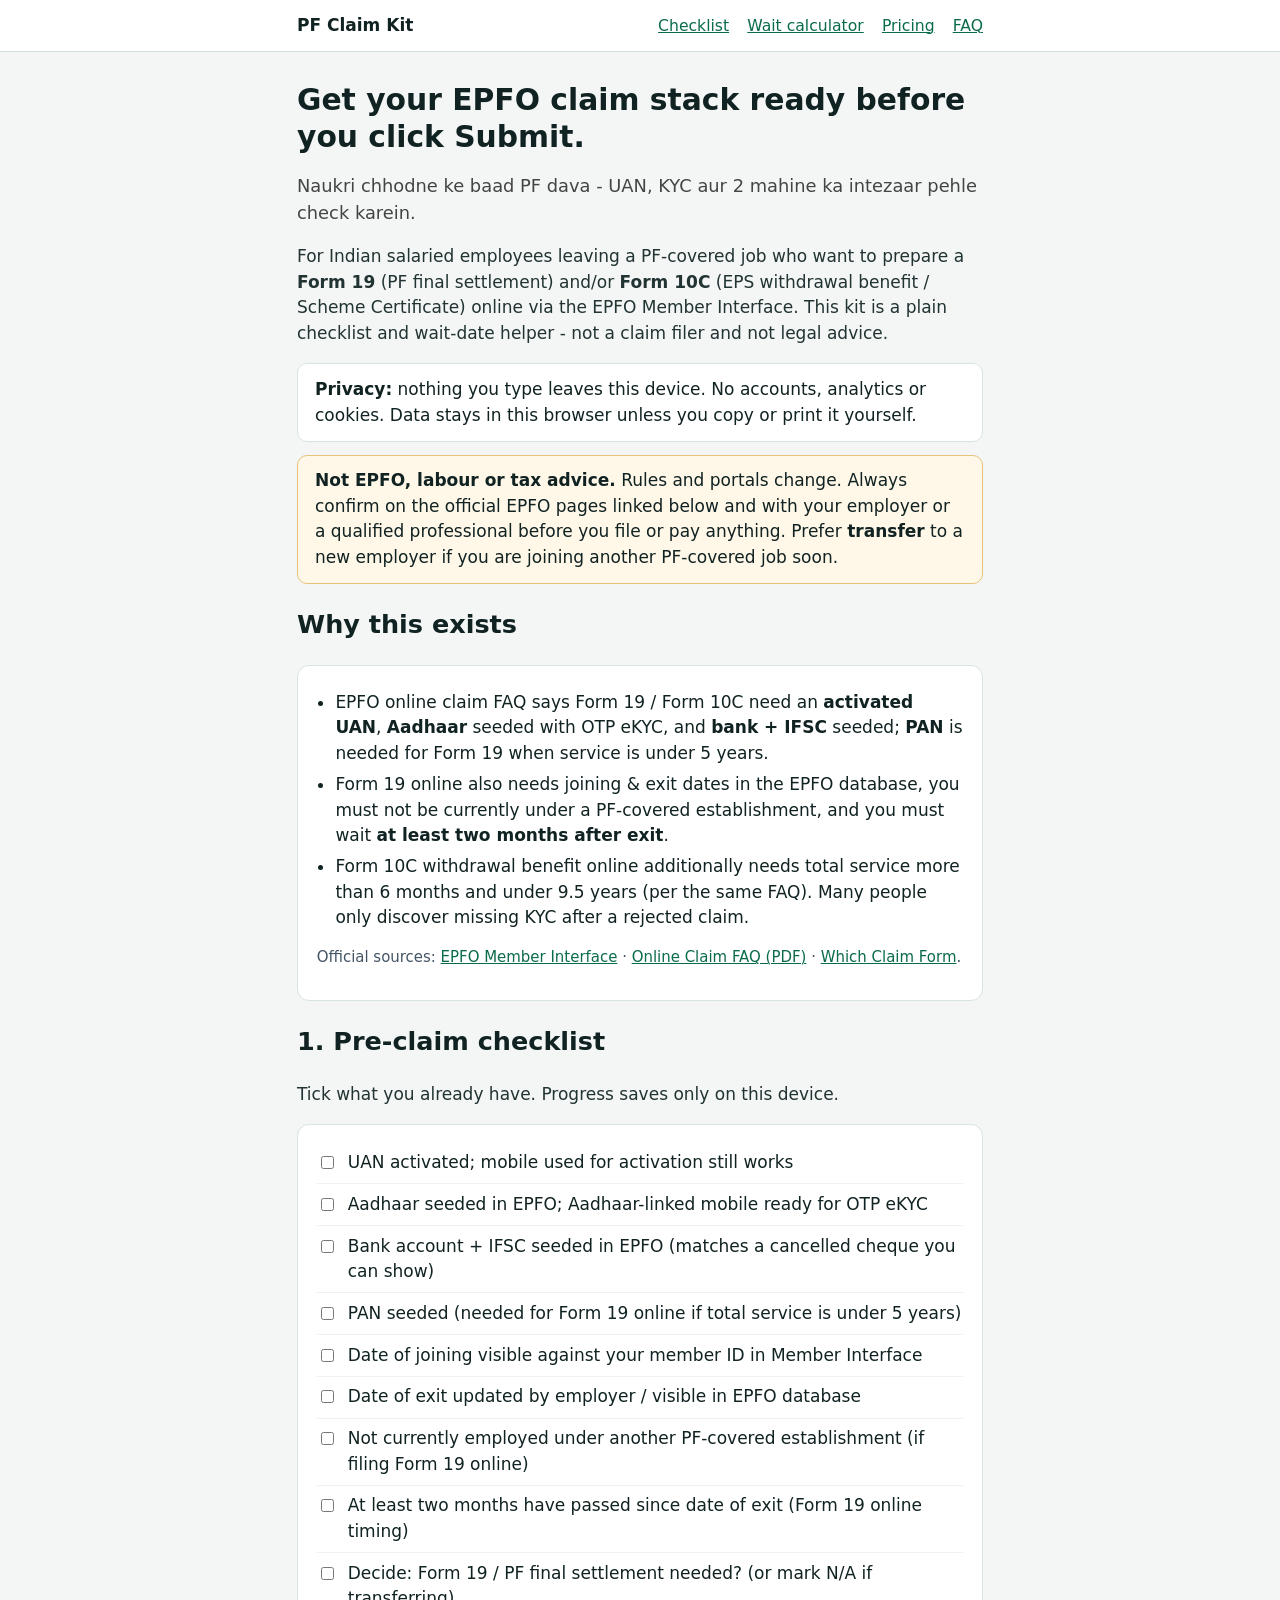
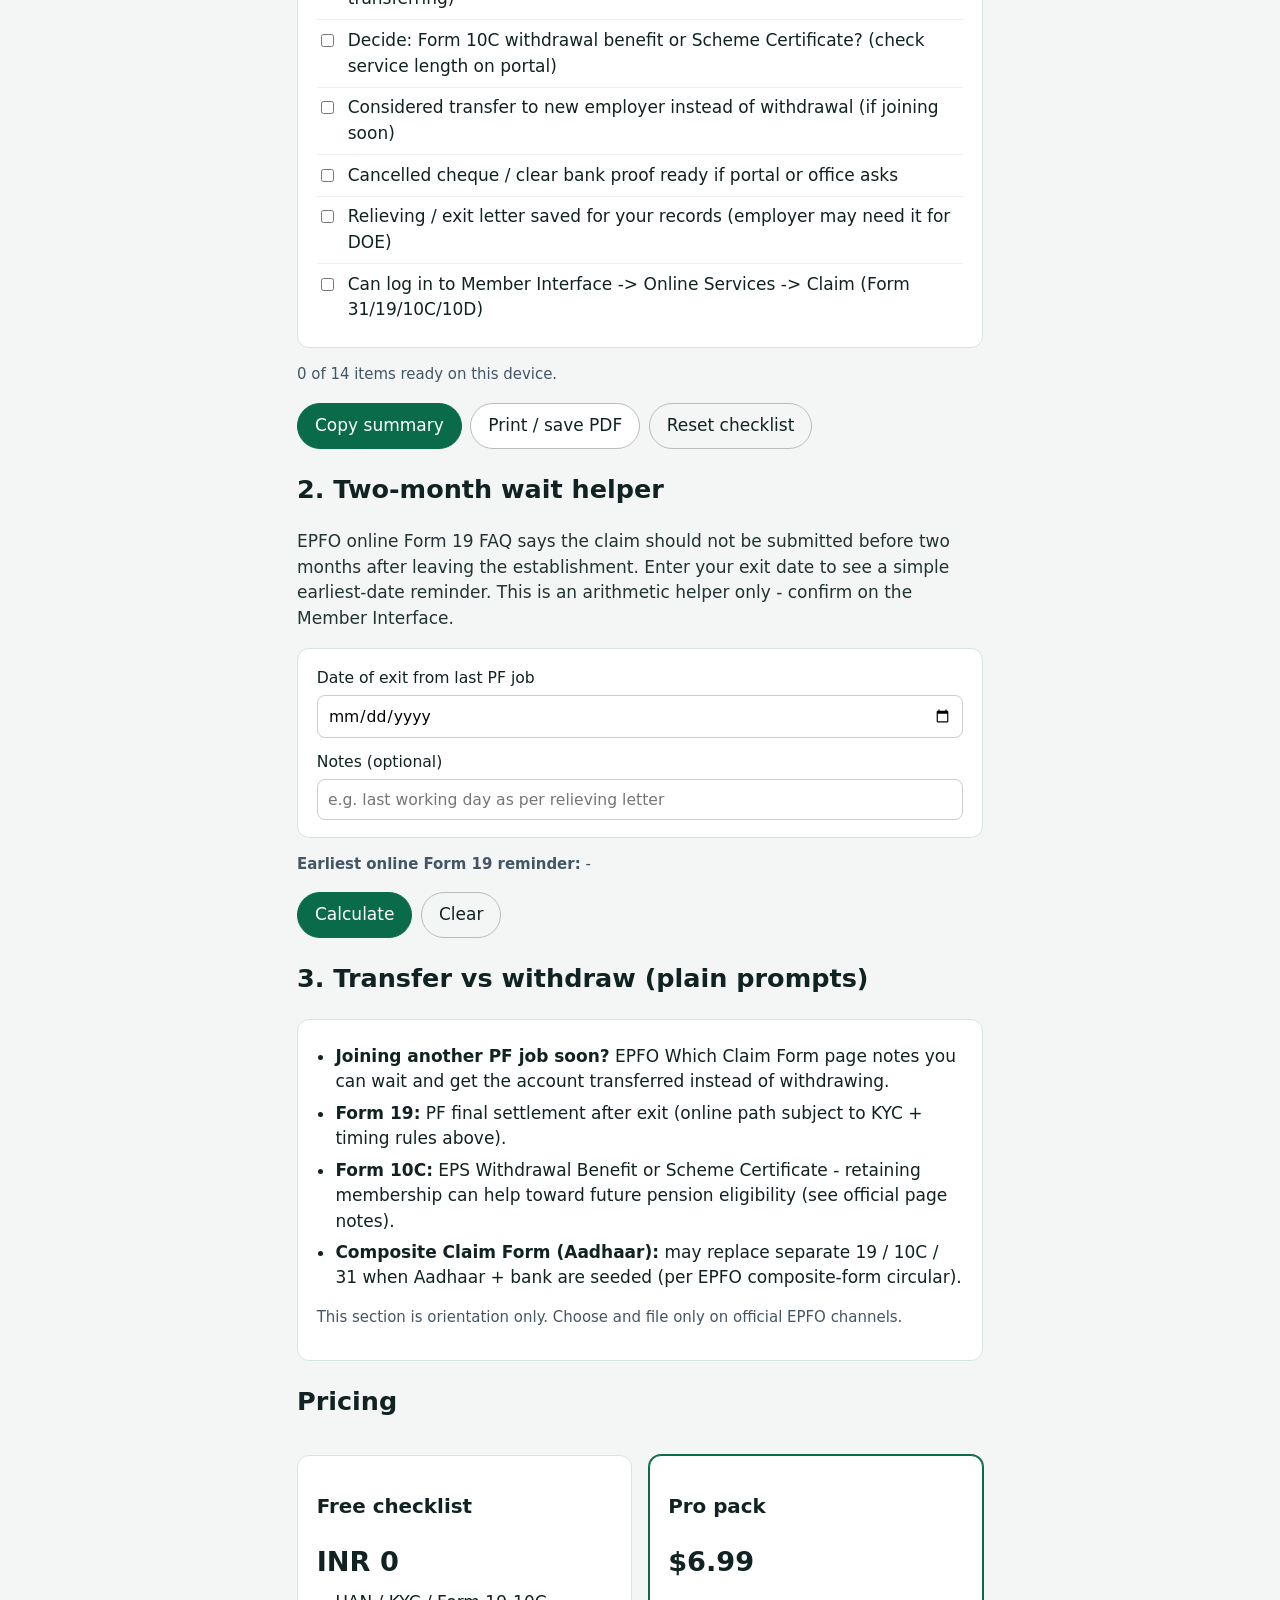
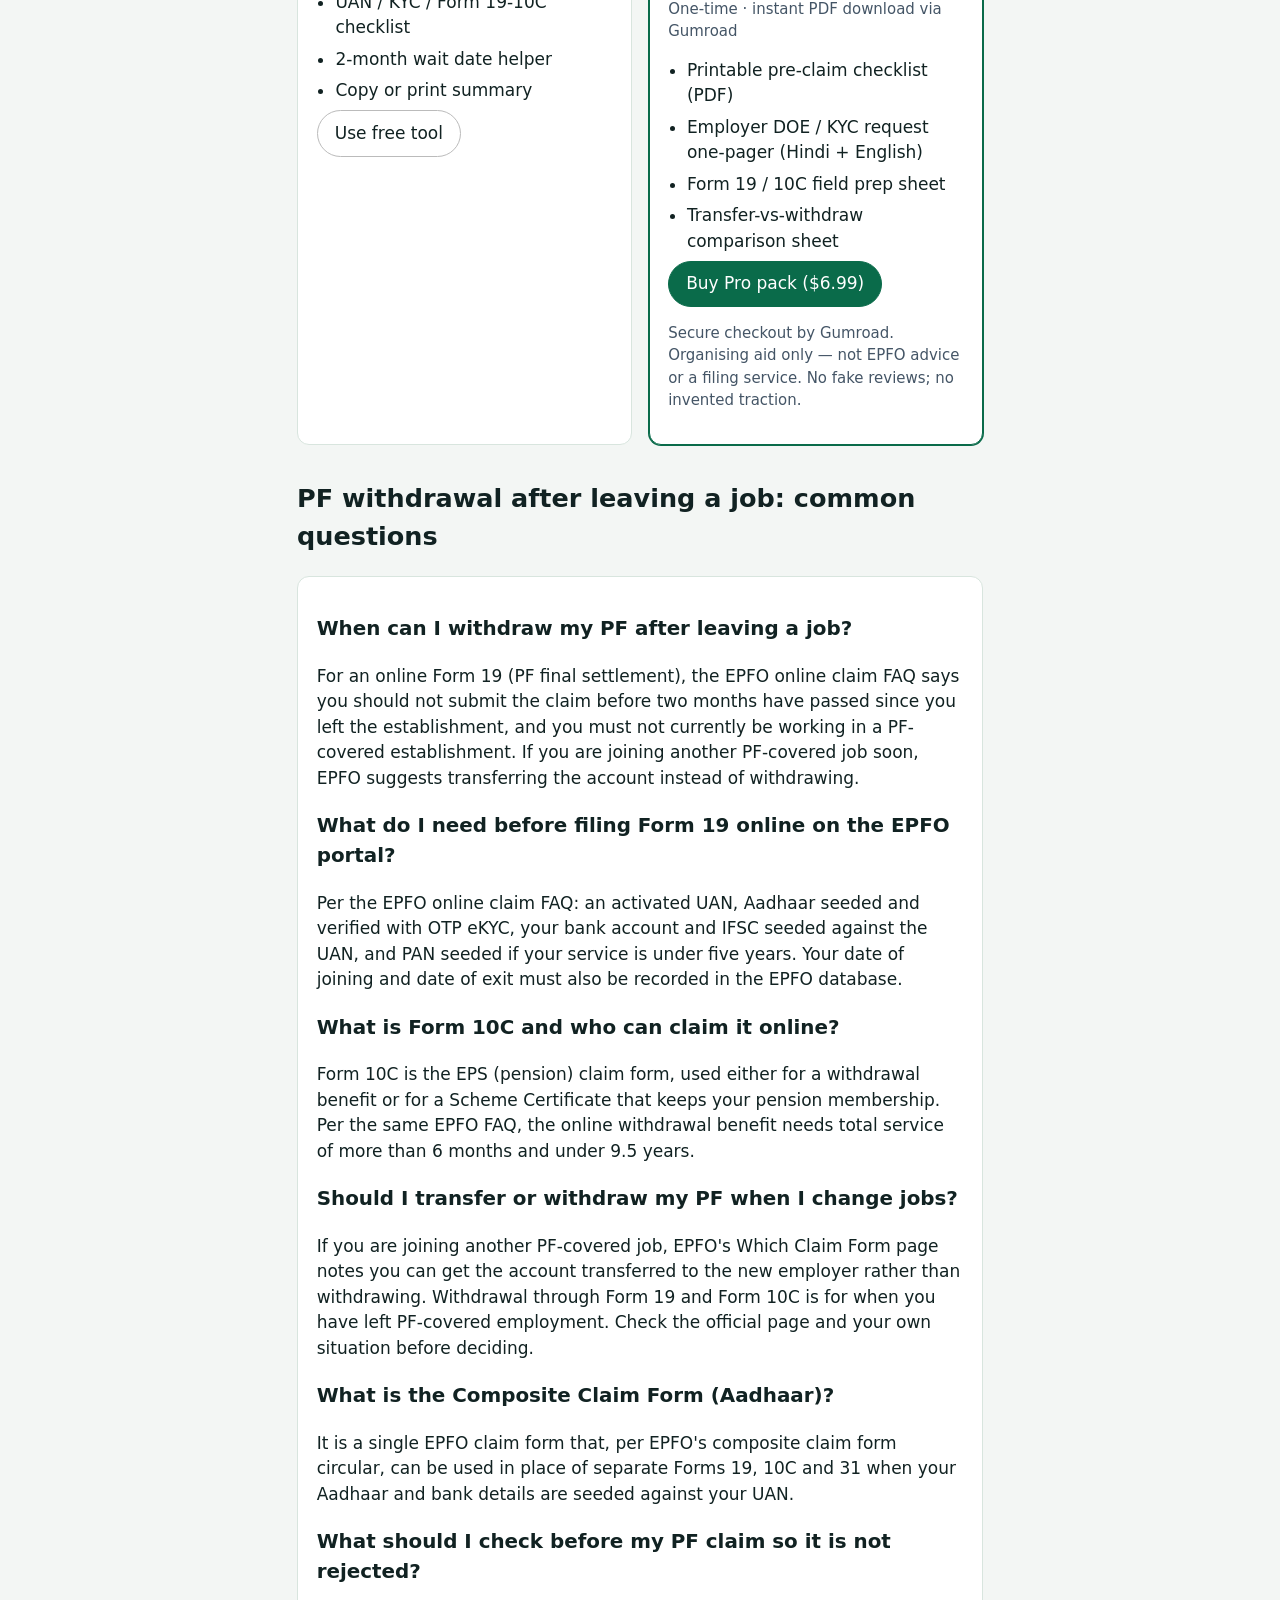
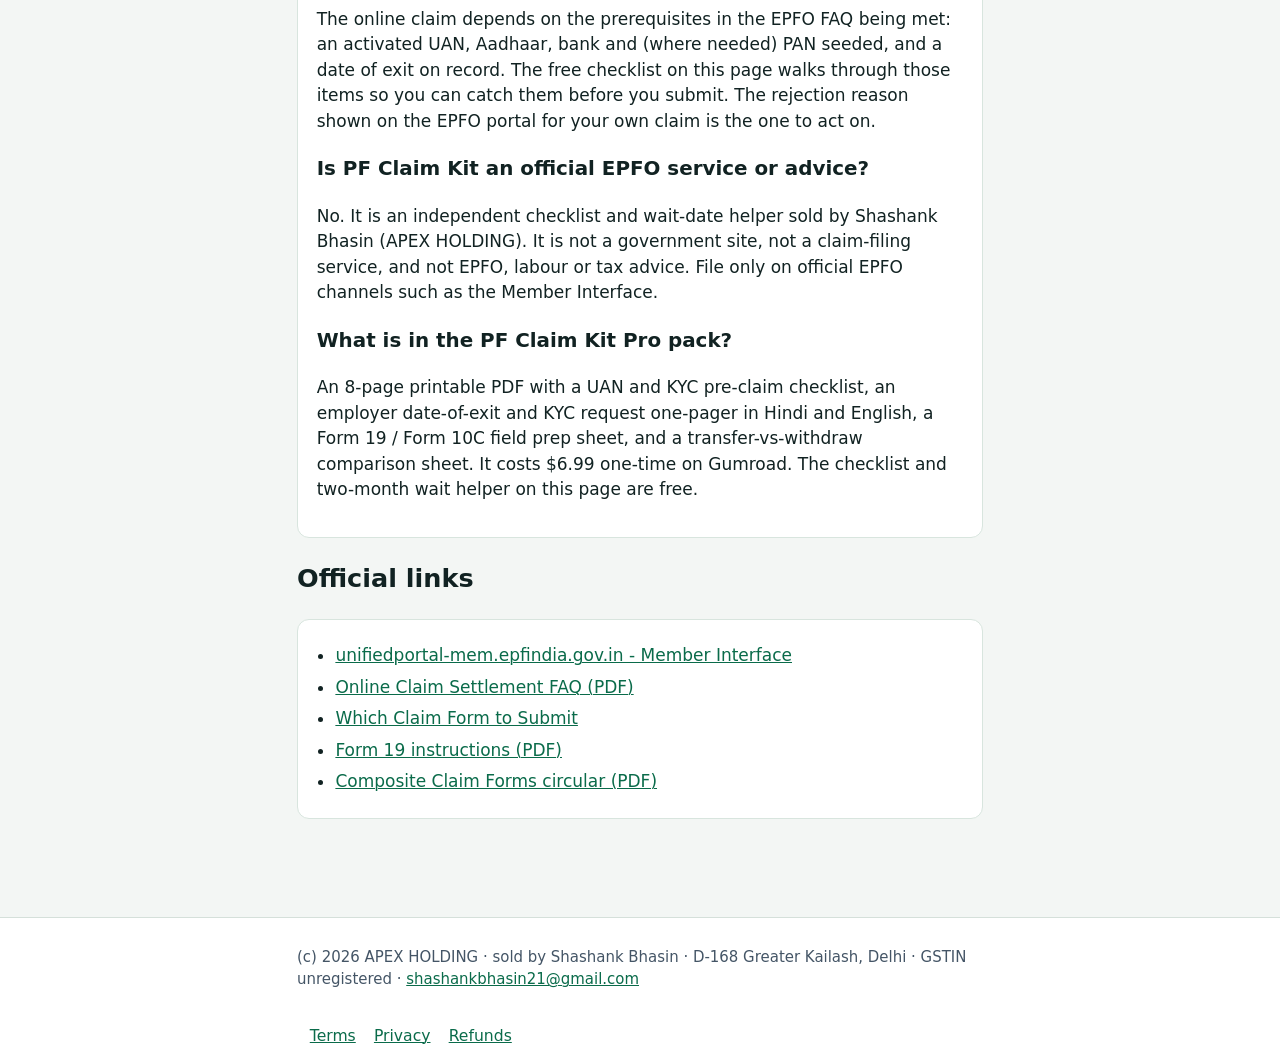
<file: index.html>
<!doctype html>
<html lang="en">
<head>
<meta charset="utf-8">
<meta name="viewport" content="width=device-width,initial-scale=1">
<meta http-equiv="Content-Security-Policy" content="default-src 'self'; script-src 'self'; style-src 'self'; img-src 'self' data:; connect-src 'none'; form-action 'none'; base-uri 'none'; object-src 'none'">
<meta name="referrer" content="no-referrer">
<title>PF Claim Kit: PF withdrawal after leaving a job (Form 19 / 10C checklist)</title>
<meta name="description" content="Free client-side checklist for Indian employees preparing EPFO UAN KYC and Form 19 / Form 10C claims after leaving a job. Informational only - not EPFO advice.">
<link rel="canonical" href="https://shashankbhasin21-spec.github.io/pf-claim-kit/">
<meta property="og:type" content="website">
<meta property="og:title" content="PF Claim Kit: EPFO Form 19 / 10C pre-claim checklist">
<meta property="og:description" content="Free checklist for PF withdrawal after leaving a job: UAN activation, Aadhaar / bank / PAN KYC, the two-month wait for online Form 19, and Form 10C basics. Informational only, not EPFO advice.">
<meta property="og:url" content="https://shashankbhasin21-spec.github.io/pf-claim-kit/">
<meta name="twitter:card" content="summary">
<script type="application/ld+json">{"@context": "https://schema.org", "@type": "FAQPage", "mainEntity": [{"@type": "Question", "name": "When can I withdraw my PF after leaving a job?", "acceptedAnswer": {"@type": "Answer", "text": "For an online Form 19 (PF final settlement), the EPFO online claim FAQ says you should not submit the claim before two months have passed since you left the establishment, and you must not currently be working in a PF-covered establishment. If you are joining another PF-covered job soon, EPFO suggests transferring the account instead of withdrawing."}}, {"@type": "Question", "name": "What do I need before filing Form 19 online on the EPFO portal?", "acceptedAnswer": {"@type": "Answer", "text": "Per the EPFO online claim FAQ: an activated UAN, Aadhaar seeded and verified with OTP eKYC, your bank account and IFSC seeded against the UAN, and PAN seeded if your service is under five years. Your date of joining and date of exit must also be recorded in the EPFO database."}}, {"@type": "Question", "name": "What is Form 10C and who can claim it online?", "acceptedAnswer": {"@type": "Answer", "text": "Form 10C is the EPS (pension) claim form, used either for a withdrawal benefit or for a Scheme Certificate that keeps your pension membership. Per the same EPFO FAQ, the online withdrawal benefit needs total service of more than 6 months and under 9.5 years."}}, {"@type": "Question", "name": "Should I transfer or withdraw my PF when I change jobs?", "acceptedAnswer": {"@type": "Answer", "text": "If you are joining another PF-covered job, EPFO's Which Claim Form page notes you can get the account transferred to the new employer rather than withdrawing. Withdrawal through Form 19 and Form 10C is for when you have left PF-covered employment. Check the official page and your own situation before deciding."}}, {"@type": "Question", "name": "What is the Composite Claim Form (Aadhaar)?", "acceptedAnswer": {"@type": "Answer", "text": "It is a single EPFO claim form that, per EPFO's composite claim form circular, can be used in place of separate Forms 19, 10C and 31 when your Aadhaar and bank details are seeded against your UAN."}}, {"@type": "Question", "name": "What should I check before my PF claim so it is not rejected?", "acceptedAnswer": {"@type": "Answer", "text": "The online claim depends on the prerequisites in the EPFO FAQ being met: an activated UAN, Aadhaar, bank and (where needed) PAN seeded, and a date of exit on record. The free checklist on this page walks through those items so you can catch them before you submit. The rejection reason shown on the EPFO portal for your own claim is the one to act on."}}, {"@type": "Question", "name": "Is PF Claim Kit an official EPFO service or advice?", "acceptedAnswer": {"@type": "Answer", "text": "No. It is an independent checklist and wait-date helper sold by Shashank Bhasin (APEX HOLDING). It is not a government site, not a claim-filing service, and not EPFO, labour or tax advice. File only on official EPFO channels such as the Member Interface."}}, {"@type": "Question", "name": "What is in the PF Claim Kit Pro pack?", "acceptedAnswer": {"@type": "Answer", "text": "An 8-page printable PDF with a UAN and KYC pre-claim checklist, an employer date-of-exit and KYC request one-pager in Hindi and English, a Form 19 / Form 10C field prep sheet, and a transfer-vs-withdraw comparison sheet. It costs $6.99 one-time on Gumroad. The checklist and two-month wait helper on this page are free."}}]}</script>
<script type="application/ld+json">{"@context": "https://schema.org", "@type": "Product", "name": "PF Claim Kit Pro pack", "description": "8-page printable EPFO Form 19 / 10C prep pack: UAN KYC checklist, employer date-of-exit request (English + Hindi), field prep sheet and transfer-vs-withdraw sheet. Informational only, not EPFO advice.", "brand": {"@type": "Brand", "name": "APEX HOLDING"}, "url": "https://shashankbhasin21-spec.github.io/pf-claim-kit/", "offers": {"@type": "Offer", "price": "6.99", "priceCurrency": "USD", "availability": "https://schema.org/InStock", "url": "https://bhasinshashank.gumroad.com/l/pf-claim-kit"}}</script>
<link rel="icon" href="data:,">
<link rel="stylesheet" href="style.css">
</head>
<body>
<header class="site"><div class="wrap">
  <a class="brand" href="./">PF Claim Kit</a>
  <nav class="top" aria-label="Main">
    <a href="#checklist">Checklist</a>
    <a href="#wait">Wait calculator</a>
    <a href="#pricing">Pricing</a>
    <a href="#faq">FAQ</a>
  </nav>
</div></header>

<main class="wrap">
<section class="hero">
  <h1>Get your EPFO claim stack ready before you click Submit.</h1>
  <p class="tagline-hi" lang="hi">Naukri chhodne ke baad PF dava - UAN, KYC aur 2 mahine ka intezaar pehle check karein.</p>
  <p class="lead">For Indian salaried employees leaving a PF-covered job who want to prepare a <strong>Form 19</strong> (PF final settlement) and/or <strong>Form 10C</strong> (EPS withdrawal benefit / Scheme Certificate) online via the EPFO Member Interface. This kit is a plain checklist and wait-date helper - not a claim filer and not legal advice.</p>
  <p class="note"><strong>Privacy:</strong> nothing you type leaves this device. No accounts, analytics or cookies. Data stays in this browser unless you copy or print it yourself.</p>
  <p class="note warn"><strong>Not EPFO, labour or tax advice.</strong> Rules and portals change. Always confirm on the official EPFO pages linked below and with your employer or a qualified professional before you file or pay anything. Prefer <strong>transfer</strong> to a new employer if you are joining another PF-covered job soon.</p>
</section>

<section id="why" aria-labelledby="why-h">
  <h2 id="why-h">Why this exists</h2>
  <div class="card">
    <ul class="plain">
      <li>EPFO online claim FAQ says Form 19 / Form 10C need an <strong>activated UAN</strong>, <strong>Aadhaar</strong> seeded with OTP eKYC, and <strong>bank + IFSC</strong> seeded; <strong>PAN</strong> is needed for Form 19 when service is under 5 years.</li>
      <li>Form 19 online also needs joining & exit dates in the EPFO database, you must not be currently under a PF-covered establishment, and you must wait <strong>at least two months after exit</strong>.</li>
      <li>Form 10C withdrawal benefit online additionally needs total service more than 6 months and under 9.5 years (per the same FAQ). Many people only discover missing KYC after a rejected claim.</li>
    </ul>
    <p class="small">Official sources: <a href="https://unifiedportal-mem.epfindia.gov.in/memberinterface/" rel="noopener noreferrer" target="_blank">EPFO Member Interface</a> · <a href="https://www.epfindia.gov.in/site_docs/PDFs/MiscPDFs/FAQ_OCS_050517_1017.pdf" rel="noopener noreferrer" target="_blank">Online Claim FAQ (PDF)</a> · <a href="https://www.epfindia.gov.in/site_en/WhichClaimForm.php?id=in_sm" rel="noopener noreferrer" target="_blank">Which Claim Form</a>.</p>
  </div>
</section>

<section id="checklist" aria-labelledby="check-h">
  <h2 id="check-h">1. Pre-claim checklist</h2>
  <p class="lead-sm">Tick what you already have. Progress saves only on this device.</p>
  <div class="card" id="check-list"></div>
  <p class="small" id="check-status" aria-live="polite"></p>
  <div class="actions">
    <button type="button" id="btn-export" class="btn primary">Copy summary</button>
    <button type="button" id="btn-print" class="btn">Print / save PDF</button>
    <button type="button" id="btn-reset-check" class="btn ghost">Reset checklist</button>
  </div>
</section>

<section id="wait" aria-labelledby="wait-h">
  <h2 id="wait-h">2. Two-month wait helper</h2>
  <p class="lead-sm">EPFO online Form 19 FAQ says the claim should not be submitted before two months after leaving the establishment. Enter your exit date to see a simple earliest-date reminder. This is an arithmetic helper only - confirm on the Member Interface.</p>
  <div class="card form-grid">
    <label>Date of exit from last PF job
      <input id="exit-date" type="date" autocomplete="off">
    </label>
    <label>Notes (optional)
      <input id="exit-notes" type="text" maxlength="120" placeholder="e.g. last working day as per relieving letter" autocomplete="off">
    </label>
  </div>
  <p class="small"><strong>Earliest online Form 19 reminder:</strong> <span id="wait-result">-</span></p>
  <div class="actions">
    <button type="button" id="btn-calc-wait" class="btn primary">Calculate</button>
    <button type="button" id="btn-clear-wait" class="btn ghost">Clear</button>
  </div>
</section>

<section id="decide" aria-labelledby="decide-h">
  <h2 id="decide-h">3. Transfer vs withdraw (plain prompts)</h2>
  <div class="card">
    <ul class="plain">
      <li><strong>Joining another PF job soon?</strong> EPFO Which Claim Form page notes you can wait and get the account transferred instead of withdrawing.</li>
      <li><strong>Form 19:</strong> PF final settlement after exit (online path subject to KYC + timing rules above).</li>
      <li><strong>Form 10C:</strong> EPS Withdrawal Benefit or Scheme Certificate - retaining membership can help toward future pension eligibility (see official page notes).</li>
      <li><strong>Composite Claim Form (Aadhaar):</strong> may replace separate 19 / 10C / 31 when Aadhaar + bank are seeded (per EPFO composite-form circular).</li>
    </ul>
    <p class="small">This section is orientation only. Choose and file only on official EPFO channels.</p>
  </div>
</section>

<section id="pricing" aria-labelledby="price-h">
  <h2 id="price-h">Pricing</h2>
  <div class="price-grid">
    <div class="card price">
      <h3>Free checklist</h3>
      <p class="amount">INR 0</p>
      <ul class="plain">
        <li>UAN / KYC / Form 19-10C checklist</li>
        <li>2-month wait date helper</li>
        <li>Copy or print summary</li>
      </ul>
      <a class="btn" href="#checklist">Use free tool</a>
    </div>
    <div class="card price featured">
      <h3>Pro pack</h3>
      <p class="amount">$6.99</p>
      <p class="small">One-time · instant PDF download via Gumroad</p>
      <ul class="plain">
        <li>Printable pre-claim checklist (PDF)</li>
        <li>Employer DOE / KYC request one-pager (Hindi + English)</li>
        <li>Form 19 / 10C field prep sheet</li>
        <li>Transfer-vs-withdraw comparison sheet</li>
      </ul>
      <a class="btn primary" id="btn-buy" href="https://bhasinshashank.gumroad.com/l/pf-claim-kit" rel="noopener noreferrer" target="_blank">Buy Pro pack ($6.99)</a>
      <p class="small">Secure checkout by Gumroad. Organising aid only — not EPFO advice or a filing service. No fake reviews; no invented traction.</p>
    </div>
  </div>
</section>

<section id="faq" aria-labelledby="faq-h">
  <h2 id="faq-h">PF withdrawal after leaving a job: common questions</h2>
  <div class="card">
<h3>When can I withdraw my PF after leaving a job?</h3>
<p>For an online Form 19 (PF final settlement), the EPFO online claim FAQ says you should not submit the claim before two months have passed since you left the establishment, and you must not currently be working in a PF-covered establishment. If you are joining another PF-covered job soon, EPFO suggests transferring the account instead of withdrawing.</p>
<h3>What do I need before filing Form 19 online on the EPFO portal?</h3>
<p>Per the EPFO online claim FAQ: an activated UAN, Aadhaar seeded and verified with OTP eKYC, your bank account and IFSC seeded against the UAN, and PAN seeded if your service is under five years. Your date of joining and date of exit must also be recorded in the EPFO database.</p>
<h3>What is Form 10C and who can claim it online?</h3>
<p>Form 10C is the EPS (pension) claim form, used either for a withdrawal benefit or for a Scheme Certificate that keeps your pension membership. Per the same EPFO FAQ, the online withdrawal benefit needs total service of more than 6 months and under 9.5 years.</p>
<h3>Should I transfer or withdraw my PF when I change jobs?</h3>
<p>If you are joining another PF-covered job, EPFO&#x27;s Which Claim Form page notes you can get the account transferred to the new employer rather than withdrawing. Withdrawal through Form 19 and Form 10C is for when you have left PF-covered employment. Check the official page and your own situation before deciding.</p>
<h3>What is the Composite Claim Form (Aadhaar)?</h3>
<p>It is a single EPFO claim form that, per EPFO&#x27;s composite claim form circular, can be used in place of separate Forms 19, 10C and 31 when your Aadhaar and bank details are seeded against your UAN.</p>
<h3>What should I check before my PF claim so it is not rejected?</h3>
<p>The online claim depends on the prerequisites in the EPFO FAQ being met: an activated UAN, Aadhaar, bank and (where needed) PAN seeded, and a date of exit on record. The free checklist on this page walks through those items so you can catch them before you submit. The rejection reason shown on the EPFO portal for your own claim is the one to act on.</p>
<h3>Is PF Claim Kit an official EPFO service or advice?</h3>
<p>No. It is an independent checklist and wait-date helper sold by Shashank Bhasin (APEX HOLDING). It is not a government site, not a claim-filing service, and not EPFO, labour or tax advice. File only on official EPFO channels such as the Member Interface.</p>
<h3>What is in the PF Claim Kit Pro pack?</h3>
<p>An 8-page printable PDF with a UAN and KYC pre-claim checklist, an employer date-of-exit and KYC request one-pager in Hindi and English, a Form 19 / Form 10C field prep sheet, and a transfer-vs-withdraw comparison sheet. It costs $6.99 one-time on Gumroad. The checklist and two-month wait helper on this page are free.</p>
  </div>
</section>

<section id="sources" aria-labelledby="src-h">
  <h2 id="src-h">Official links</h2>
  <div class="card">
    <ul class="plain">
      <li><a href="https://unifiedportal-mem.epfindia.gov.in/memberinterface/" rel="noopener noreferrer" target="_blank">unifiedportal-mem.epfindia.gov.in - Member Interface</a></li>
      <li><a href="https://www.epfindia.gov.in/site_docs/PDFs/MiscPDFs/FAQ_OCS_050517_1017.pdf" rel="noopener noreferrer" target="_blank">Online Claim Settlement FAQ (PDF)</a></li>
      <li><a href="https://www.epfindia.gov.in/site_en/WhichClaimForm.php?id=in_sm" rel="noopener noreferrer" target="_blank">Which Claim Form to Submit</a></li>
      <li><a href="https://epfindia.gov.in/site_docs/PDFs/Downloads_PDFs/Form19_instructions_Eng.pdf" rel="noopener noreferrer" target="_blank">Form 19 instructions (PDF)</a></li>
      <li><a href="https://www.epfindia.gov.in/site_docs/PDFs/Circulars/Y2016-2017/Composite_Claim_Forms_31792.pdf" rel="noopener noreferrer" target="_blank">Composite Claim Forms circular (PDF)</a></li>
    </ul>
  </div>
</section>
</main>

<footer class="site"><div class="wrap">
  <p class="small">(c) 2026 APEX HOLDING · sold by Shashank Bhasin · D-168 Greater Kailash, Delhi · GSTIN unregistered · <a href="mailto:shashankbhasin21@gmail.com">shashankbhasin21@gmail.com</a></p>
  <nav class="top" aria-label="Legal">
    <a href="terms.html">Terms</a>
    <a href="privacy.html">Privacy</a>
    <a href="refund.html">Refunds</a>
  </nav>
</div></footer>
<script src="app.js"></script>
</body>
</html>
</file>
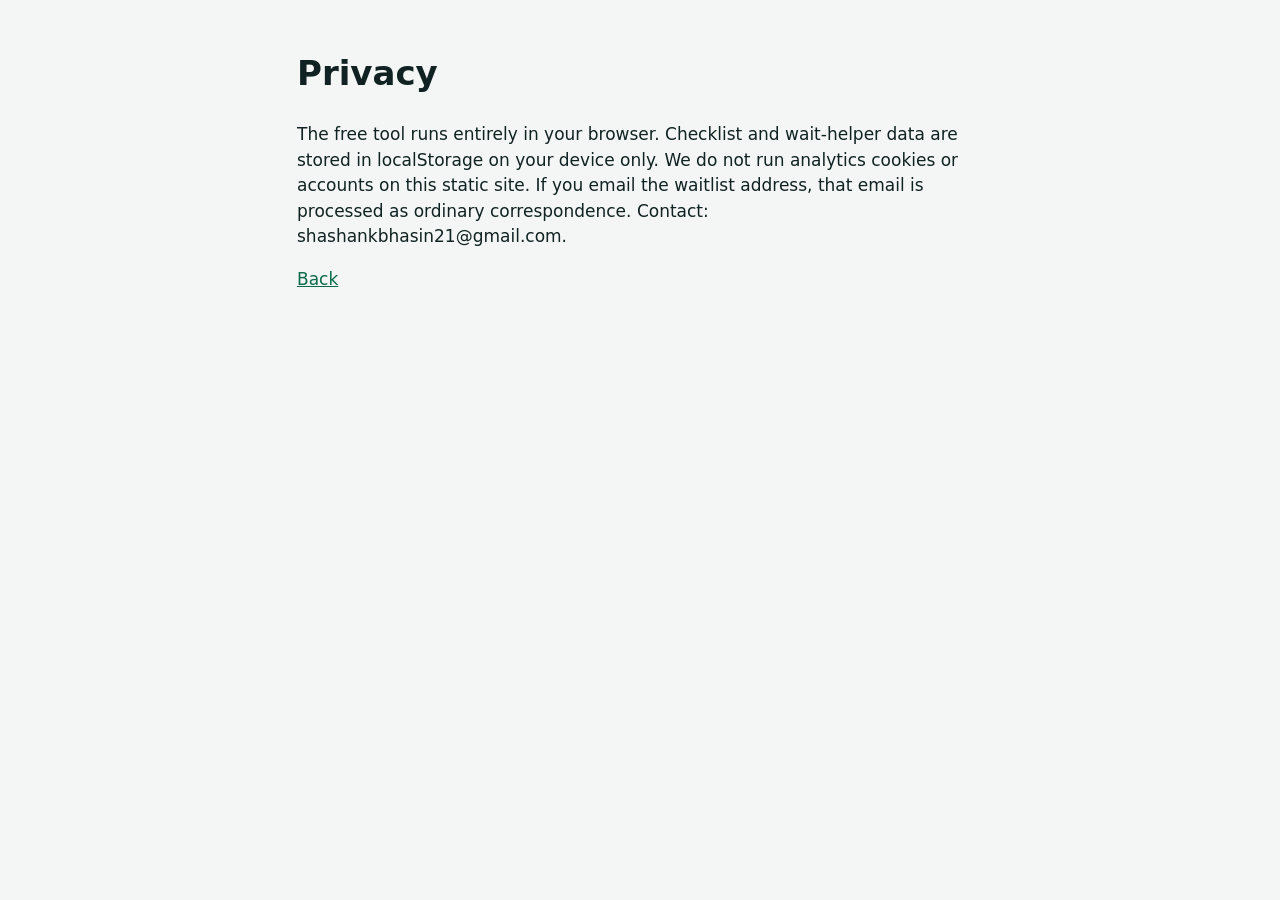
<file: privacy.html>
<!doctype html><html lang="en"><head><meta charset="utf-8"><meta name="viewport" content="width=device-width,initial-scale=1"><title>Privacy — PF Claim Kit</title><link rel="stylesheet" href="style.css"></head><body><main class="wrap"><h1>Privacy</h1><p>The free tool runs entirely in your browser. Checklist and wait-helper data are stored in localStorage on your device only. We do not run analytics cookies or accounts on this static site. If you email the waitlist address, that email is processed as ordinary correspondence. Contact: shashankbhasin21@gmail.com.</p><p><a href="./">Back</a></p></main></body></html>
</file>
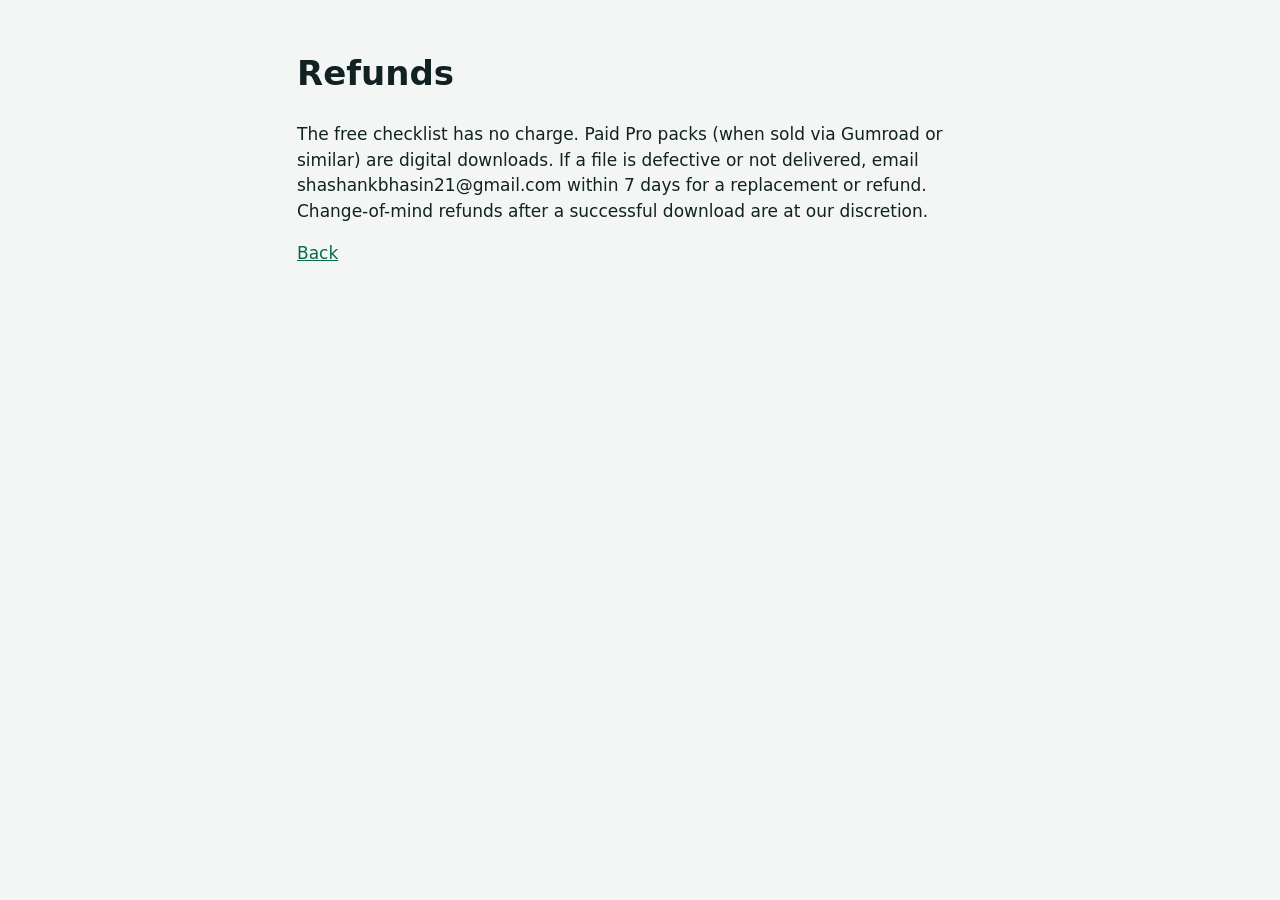
<file: refund.html>
<!doctype html><html lang="en"><head><meta charset="utf-8"><meta name="viewport" content="width=device-width,initial-scale=1"><title>Refunds — PF Claim Kit</title><link rel="stylesheet" href="style.css"></head><body><main class="wrap"><h1>Refunds</h1><p>The free checklist has no charge. Paid Pro packs (when sold via Gumroad or similar) are digital downloads. If a file is defective or not delivered, email shashankbhasin21@gmail.com within 7 days for a replacement or refund. Change-of-mind refunds after a successful download are at our discretion.</p><p><a href="./">Back</a></p></main></body></html>
</file>
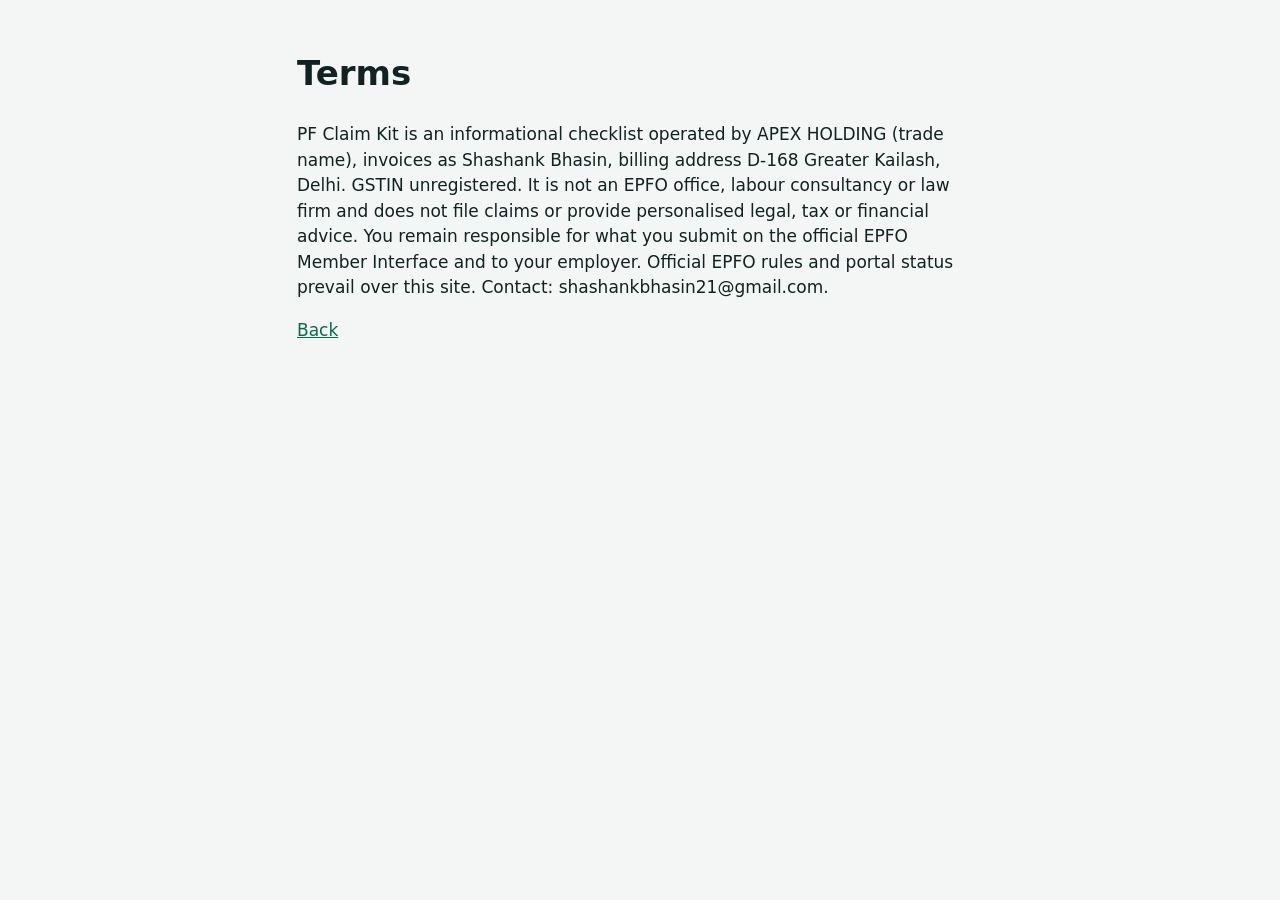
<file: terms.html>
<!doctype html><html lang="en"><head><meta charset="utf-8"><meta name="viewport" content="width=device-width,initial-scale=1"><title>Terms — PF Claim Kit</title><link rel="stylesheet" href="style.css"></head><body><main class="wrap"><h1>Terms</h1><p>PF Claim Kit is an informational checklist operated by APEX HOLDING (trade name), invoices as Shashank Bhasin, billing address D-168 Greater Kailash, Delhi. GSTIN unregistered. It is not an EPFO office, labour consultancy or law firm and does not file claims or provide personalised legal, tax or financial advice. You remain responsible for what you submit on the official EPFO Member Interface and to your employer. Official EPFO rules and portal status prevail over this site. Contact: shashankbhasin21@gmail.com.</p><p><a href="./">Back</a></p></main></body></html>
</file>
<file: style.css>
*{box-sizing:border-box}html{font-size:17px}body{margin:0;font-family:system-ui,-apple-system,Segoe UI,Roboto,Ubuntu,sans-serif;line-height:1.5;color:#122;background:#f3f6f4}
a{color:#0a6b4a;text-decoration-thickness:1px}a:hover{color:#064}
.wrap{max-width:720px;margin:0 auto;padding:0 1rem}
header.site{border-bottom:1px solid #d5e0da;background:#fff;position:sticky;top:0;z-index:2}
header.site .wrap,footer.site .wrap{display:flex;align-items:center;justify-content:space-between;gap:1rem;padding:.75rem 1rem;flex-wrap:wrap}
.brand{font-weight:700;color:#122;text-decoration:none}
nav.top a{margin-left:.75rem;font-size:.92rem}
main.wrap{padding:1.5rem 1rem 3rem}
.hero h1{font-size:1.75rem;line-height:1.25;margin:.2rem 0 .8rem}
.tagline-hi{color:#444;font-size:1.05rem}
.lead,.lead-sm{color:#233}
.note{background:#fff;border:1px solid #d8e5de;border-radius:10px;padding:.75rem 1rem;margin:.75rem 0}
.note.warn{border-color:#e6c27a;background:#fff8e8}
.card{background:#fff;border:1px solid #d8e5de;border-radius:12px;padding:1rem 1.1rem;margin:.75rem 0}
.plain{padding-left:1.1rem;margin:.4rem 0}.plain li{margin:.35rem 0}
.small{font-size:.88rem;color:#456}
.actions{display:flex;flex-wrap:wrap;gap:.5rem;margin:1rem 0}
.btn{display:inline-block;border:1px solid #bbb;background:#fff;color:#122;border-radius:999px;padding:.55rem 1rem;font:inherit;cursor:pointer;text-decoration:none}
.btn.primary{background:#0a6b4a;border-color:#0a6b4a;color:#fff}.btn.ghost{background:transparent}
.btn:focus{outline:2px solid #0a6b4a;outline-offset:2px}
.check-row{display:flex;gap:.65rem;align-items:flex-start;padding:.45rem 0;border-bottom:1px solid #eef3f0}
.check-row:last-child{border-bottom:0}
.check-row input{margin-top:.35rem}
.form-grid{display:grid;gap:.75rem}
.form-grid label{display:grid;gap:.3rem;font-size:.92rem}
input[type=text],input[type=date]{font:inherit;padding:.45rem .6rem;border:1px solid #ccc;border-radius:8px;width:100%}
.price-grid{display:grid;gap:1rem}
@media(min-width:640px){.price-grid{grid-template-columns:1fr 1fr}}
.price .amount{font-size:1.6rem;font-weight:700;margin:.2rem 0}.price .or{font-size:1rem;font-weight:500;color:#456}
.price.featured{border-color:#0a6b4a;box-shadow:0 0 0 1px #0a6b4a}
footer.site{border-top:1px solid #d5e0da;background:#fff;margin-top:2rem}
@media print{header.site nav,.actions,#pricing,#why,#decide,footer.site{display:none!important}body{background:#fff}}
</file>
